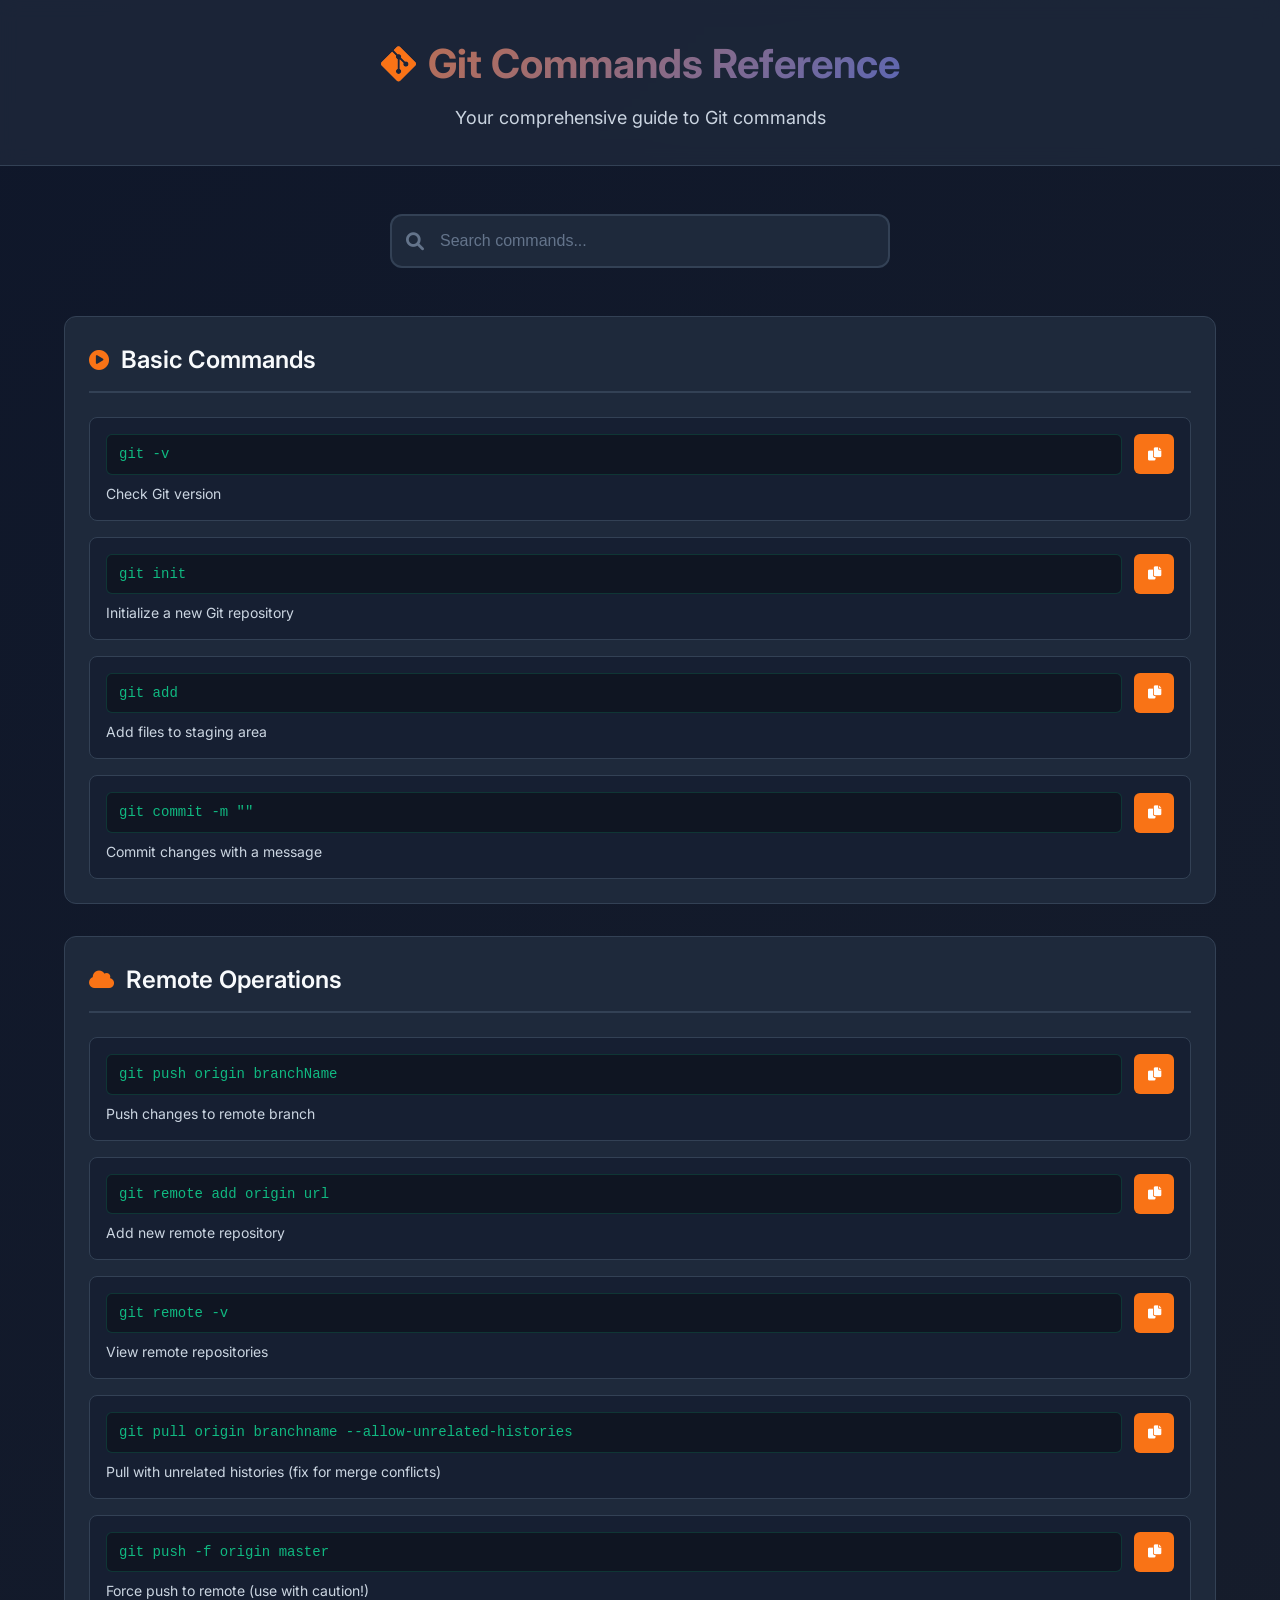
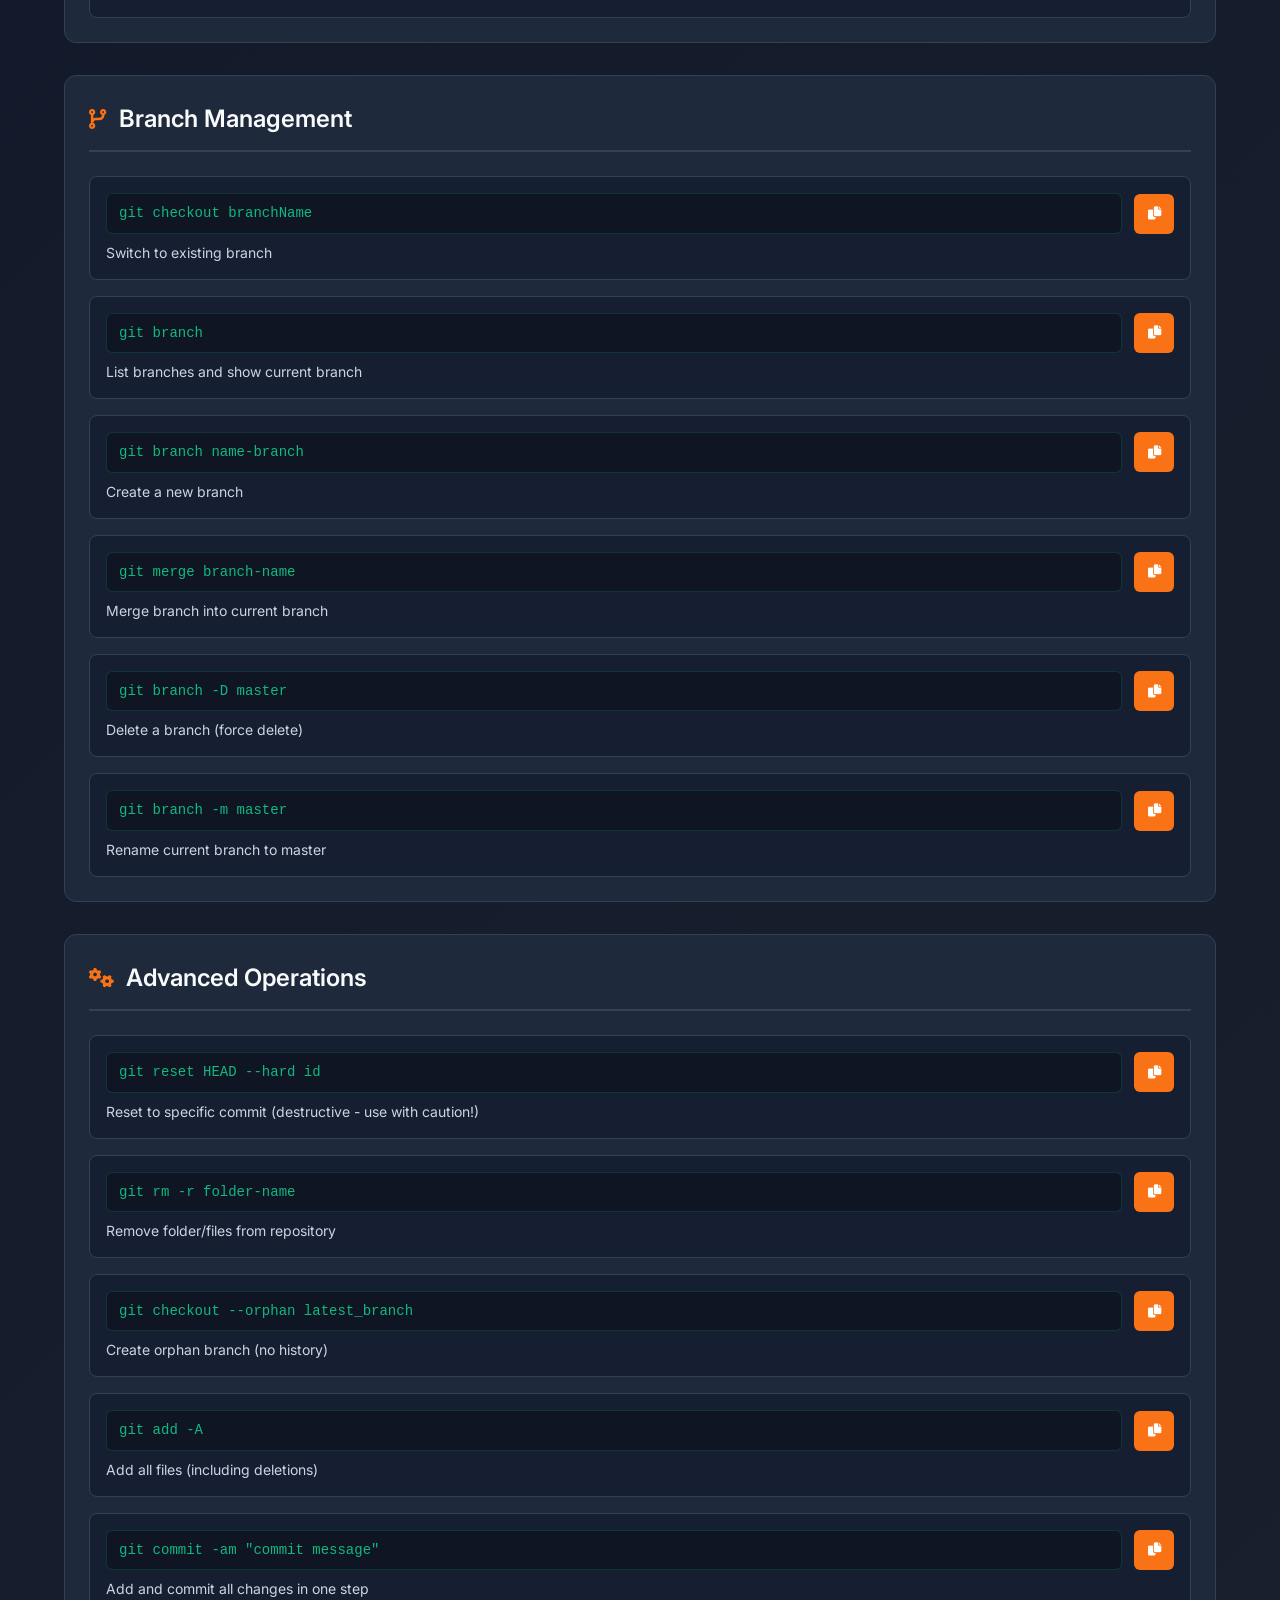
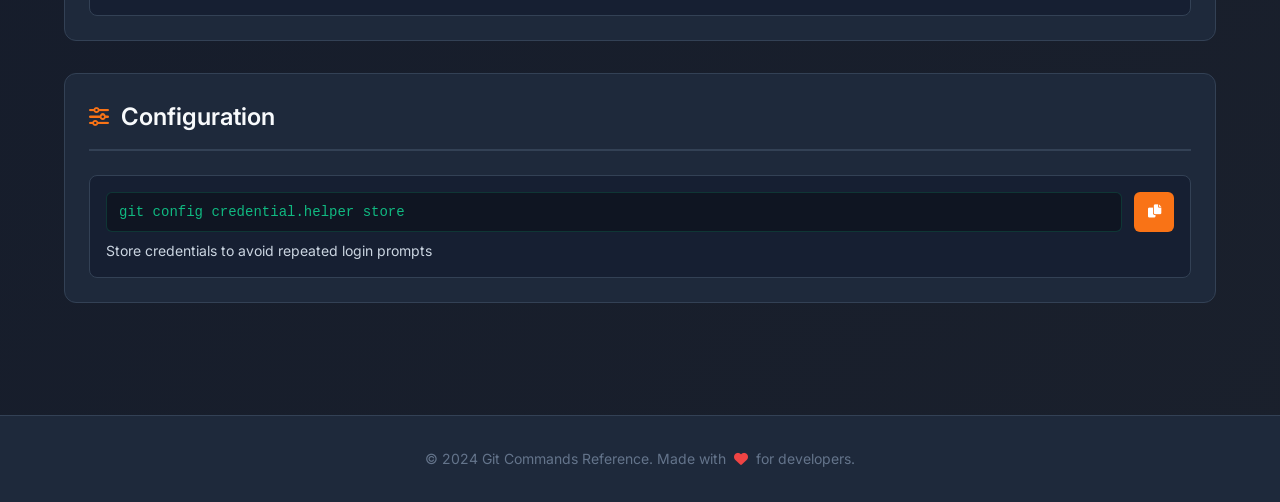
<file: index.html>
<!DOCTYPE html>
<html lang="en">
<head>
    <meta charset="UTF-8">
    <meta name="viewport" content="width=device-width, initial-scale=1.0">
    <title>Git Commands Reference</title>
    <link rel="stylesheet" href="styles.css">
    <link href="https://fonts.googleapis.com/css2?family=Inter:wght@300;400;500;600;700&display=swap" rel="stylesheet">
    <link rel="stylesheet" href="https://cdnjs.cloudflare.com/ajax/libs/font-awesome/6.0.0/css/all.min.css">
</head>
<body>
    <header class="header">
        <div class="container">
            <div class="header-content">
                <h1 class="title">
                    <i class="fab fa-git-alt"></i>
                    Git Commands Reference
                </h1>
                <p class="subtitle">Your comprehensive guide to Git commands</p>
            </div>
        </div>
    </header>

    <main class="main">
        <div class="container">
            <div class="search-section">
                <div class="search-box">
                    <i class="fas fa-search"></i>
                    <input type="text" id="searchInput" placeholder="Search commands..." autocomplete="off">
                </div>
            </div>

            <div class="commands-grid">
                <section class="command-category" data-category="basic">
                    <h2 class="category-title">
                        <i class="fas fa-play-circle"></i>
                        Basic Commands
                    </h2>
                    <div class="commands-list">
                        <div class="command-item" data-search="version check git">
                            <div class="command-header">
                                <code class="command">git -v</code>
                                <button class="copy-btn" onclick="copyToClipboard('git -v')">
                                    <i class="fas fa-copy"></i>
                                </button>
                            </div>
                            <p class="command-description">Check Git version</p>
                        </div>

                        <div class="command-item" data-search="initialize repository init">
                            <div class="command-header">
                                <code class="command">git init</code>
                                <button class="copy-btn" onclick="copyToClipboard('git init')">
                                    <i class="fas fa-copy"></i>
                                </button>
                            </div>
                            <p class="command-description">Initialize a new Git repository</p>
                        </div>

                        <div class="command-item" data-search="add files staging">
                            <div class="command-header">
                                <code class="command">git add</code>
                                <button class="copy-btn" onclick="copyToClipboard('git add')">
                                    <i class="fas fa-copy"></i>
                                </button>
                            </div>
                            <p class="command-description">Add files to staging area</p>
                        </div>

                        <div class="command-item" data-search="commit save changes">
                            <div class="command-header">
                                <code class="command">git commit -m ""</code>
                                <button class="copy-btn" onclick="copyToClipboard('git commit -m \"\"')">
                                    <i class="fas fa-copy"></i>
                                </button>
                            </div>
                            <p class="command-description">Commit changes with a message</p>
                        </div>
                    </div>
                </section>

                <section class="command-category" data-category="remote">
                    <h2 class="category-title">
                        <i class="fas fa-cloud"></i>
                        Remote Operations
                    </h2>
                    <div class="commands-list">
                        <div class="command-item" data-search="push upload origin">
                            <div class="command-header">
                                <code class="command">git push origin branchName</code>
                                <button class="copy-btn" onclick="copyToClipboard('git push origin branchName')">
                                    <i class="fas fa-copy"></i>
                                </button>
                            </div>
                            <p class="command-description">Push changes to remote branch</p>
                        </div>

                        <div class="command-item" data-search="add remote repository url">
                            <div class="command-header">
                                <code class="command">git remote add origin url</code>
                                <button class="copy-btn" onclick="copyToClipboard('git remote add origin url')">
                                    <i class="fas fa-copy"></i>
                                </button>
                            </div>
                            <p class="command-description">Add new remote repository</p>
                        </div>

                        <div class="command-item" data-search="view remotes list">
                            <div class="command-header">
                                <code class="command">git remote -v</code>
                                <button class="copy-btn" onclick="copyToClipboard('git remote -v')">
                                    <i class="fas fa-copy"></i>
                                </button>
                            </div>
                            <p class="command-description">View remote repositories</p>
                        </div>

                        <div class="command-item" data-search="pull merge unrelated histories">
                            <div class="command-header">
                                <code class="command">git pull origin branchname --allow-unrelated-histories</code>
                                <button class="copy-btn" onclick="copyToClipboard('git pull origin branchname --allow-unrelated-histories')">
                                    <i class="fas fa-copy"></i>
                                </button>
                            </div>
                            <p class="command-description">Pull with unrelated histories (fix for merge conflicts)</p>
                        </div>

                        <div class="command-item" data-search="force push update">
                            <div class="command-header">
                                <code class="command">git push -f origin master</code>
                                <button class="copy-btn" onclick="copyToClipboard('git push -f origin master')">
                                    <i class="fas fa-copy"></i>
                                </button>
                            </div>
                            <p class="command-description">Force push to remote (use with caution!)</p>
                        </div>
                    </div>
                </section>

                <section class="command-category" data-category="branching">
                    <h2 class="category-title">
                        <i class="fas fa-code-branch"></i>
                        Branch Management
                    </h2>
                    <div class="commands-list">
                        <div class="command-item" data-search="checkout switch branch">
                            <div class="command-header">
                                <code class="command">git checkout branchName</code>
                                <button class="copy-btn" onclick="copyToClipboard('git checkout branchName')">
                                    <i class="fas fa-copy"></i>
                                </button>
                            </div>
                            <p class="command-description">Switch to existing branch</p>
                        </div>

                        <div class="command-item" data-search="list branches current">
                            <div class="command-header">
                                <code class="command">git branch</code>
                                <button class="copy-btn" onclick="copyToClipboard('git branch')">
                                    <i class="fas fa-copy"></i>
                                </button>
                            </div>
                            <p class="command-description">List branches and show current branch</p>
                        </div>

                        <div class="command-item" data-search="create new branch">
                            <div class="command-header">
                                <code class="command">git branch name-branch</code>
                                <button class="copy-btn" onclick="copyToClipboard('git branch name-branch')">
                                    <i class="fas fa-copy"></i>
                                </button>
                            </div>
                            <p class="command-description">Create a new branch</p>
                        </div>

                        <div class="command-item" data-search="merge branches combine">
                            <div class="command-header">
                                <code class="command">git merge branch-name</code>
                                <button class="copy-btn" onclick="copyToClipboard('git merge branch-name')">
                                    <i class="fas fa-copy"></i>
                                </button>
                            </div>
                            <p class="command-description">Merge branch into current branch</p>
                        </div>

                        <div class="command-item" data-search="delete branch remove">
                            <div class="command-header">
                                <code class="command">git branch -D master</code>
                                <button class="copy-btn" onclick="copyToClipboard('git branch -D master')">
                                    <i class="fas fa-copy"></i>
                                </button>
                            </div>
                            <p class="command-description">Delete a branch (force delete)</p>
                        </div>

                        <div class="command-item" data-search="rename branch">
                            <div class="command-header">
                                <code class="command">git branch -m master</code>
                                <button class="copy-btn" onclick="copyToClipboard('git branch -m master')">
                                    <i class="fas fa-copy"></i>
                                </button>
                            </div>
                            <p class="command-description">Rename current branch to master</p>
                        </div>
                    </div>
                </section>

                <section class="command-category" data-category="advanced">
                    <h2 class="category-title">
                        <i class="fas fa-cogs"></i>
                        Advanced Operations
                    </h2>
                    <div class="commands-list">
                        <div class="command-item" data-search="reset hard undo changes">
                            <div class="command-header">
                                <code class="command">git reset HEAD --hard id</code>
                                <button class="copy-btn" onclick="copyToClipboard('git reset HEAD --hard id')">
                                    <i class="fas fa-copy"></i>
                                </button>
                            </div>
                            <p class="command-description">Reset to specific commit (destructive - use with caution!)</p>
                        </div>

                        <div class="command-item" data-search="remove files delete">
                            <div class="command-header">
                                <code class="command">git rm -r folder-name</code>
                                <button class="copy-btn" onclick="copyToClipboard('git rm -r folder-name')">
                                    <i class="fas fa-copy"></i>
                                </button>
                            </div>
                            <p class="command-description">Remove folder/files from repository</p>
                        </div>

                        <div class="command-item" data-search="orphan branch history clean">
                            <div class="command-header">
                                <code class="command">git checkout --orphan latest_branch</code>
                                <button class="copy-btn" onclick="copyToClipboard('git checkout --orphan latest_branch')">
                                    <i class="fas fa-copy"></i>
                                </button>
                            </div>
                            <p class="command-description">Create orphan branch (no history)</p>
                        </div>

                        <div class="command-item" data-search="add all files staging">
                            <div class="command-header">
                                <code class="command">git add -A</code>
                                <button class="copy-btn" onclick="copyToClipboard('git add -A')">
                                    <i class="fas fa-copy"></i>
                                </button>
                            </div>
                            <p class="command-description">Add all files (including deletions)</p>
                        </div>

                        <div class="command-item" data-search="commit all changes">
                            <div class="command-header">
                                <code class="command">git commit -am "commit message"</code>
                                <button class="copy-btn" onclick="copyToClipboard('git commit -am \"commit message\"')">
                                    <i class="fas fa-copy"></i>
                                </button>
                            </div>
                            <p class="command-description">Add and commit all changes in one step</p>
                        </div>
                    </div>
                </section>

                <section class="command-category" data-category="config">
                    <h2 class="category-title">
                        <i class="fas fa-sliders-h"></i>
                        Configuration
                    </h2>
                    <div class="commands-list">
                        <div class="command-item" data-search="credentials store password">
                            <div class="command-header">
                                <code class="command">git config credential.helper store</code>
                                <button class="copy-btn" onclick="copyToClipboard('git config credential.helper store')">
                                    <i class="fas fa-copy"></i>
                                </button>
                            </div>
                            <p class="command-description">Store credentials to avoid repeated login prompts</p>
                        </div>
                    </div>
                </section>
            </div>
        </div>
    </main>

    <footer class="footer">
        <div class="container">
            <p>&copy; 2024 Git Commands Reference. Made with <i class="fas fa-heart"></i> for developers.</p>
        </div>
    </footer>

    <script src="script.js"></script>
</body>
</html>
</file>
<file: styles.css>
/* Reset and base styles */
* {
    margin: 0;
    padding: 0;
    box-sizing: border-box;
}

:root {
    --primary-color: #f97316;
    --secondary-color: #1f2937;
    --bg-color: #0f172a;
    --surface-color: #1e293b;
    --text-primary: #f8fafc;
    --text-secondary: #cbd5e1;
    --text-muted: #64748b;
    --border-color: #334155;
    --hover-color: #2563eb;
    --success-color: #10b981;
    --warning-color: #f59e0b;
    --danger-color: #ef4444;
    --shadow: 0 4px 6px -1px rgba(0, 0, 0, 0.1), 0 2px 4px -1px rgba(0, 0, 0, 0.06);
    --shadow-lg: 0 10px 15px -3px rgba(0, 0, 0, 0.1), 0 4px 6px -2px rgba(0, 0, 0, 0.05);
    --border-radius: 12px;
    --transition: all 0.3s cubic-bezier(0.4, 0, 0.2, 1);
}

body {
    font-family: 'Inter', -apple-system, BlinkMacSystemFont, 'Segoe UI', Roboto, sans-serif;
    background: linear-gradient(135deg, var(--bg-color) 0%, #1a202c 100%);
    color: var(--text-primary);
    line-height: 1.6;
    min-height: 100vh;
}

.container {
    max-width: 1200px;
    margin: 0 auto;
    padding: 0 1.5rem;
}

/* Header */
.header {
    background: rgba(30, 41, 59, 0.8);
    backdrop-filter: blur(10px);
    border-bottom: 1px solid var(--border-color);
    padding: 2rem 0;
    position: sticky;
    top: 0;
    z-index: 100;
}

.header-content {
    text-align: center;
}

.title {
    font-size: 2.5rem;
    font-weight: 700;
    margin-bottom: 0.5rem;
    background: linear-gradient(135deg, var(--primary-color), var(--hover-color));
    -webkit-background-clip: text;
    -webkit-text-fill-color: transparent;
    background-clip: text;
    display: flex;
    align-items: center;
    justify-content: center;
    gap: 0.75rem;
}

.title i {
    color: var(--primary-color);
    -webkit-text-fill-color: var(--primary-color);
}

.subtitle {
    color: var(--text-secondary);
    font-size: 1.125rem;
    font-weight: 400;
}

/* Main content */
.main {
    padding: 3rem 0;
}

/* Search section */
.search-section {
    margin-bottom: 3rem;
}

.search-box {
    position: relative;
    max-width: 500px;
    margin: 0 auto;
}

.search-box i {
    position: absolute;
    left: 1rem;
    top: 50%;
    transform: translateY(-50%);
    color: var(--text-muted);
    font-size: 1.125rem;
}

#searchInput {
    width: 100%;
    padding: 1rem 1rem 1rem 3rem;
    background: var(--surface-color);
    border: 2px solid var(--border-color);
    border-radius: var(--border-radius);
    color: var(--text-primary);
    font-size: 1rem;
    transition: var(--transition);
}

#searchInput:focus {
    outline: none;
    border-color: var(--primary-color);
    box-shadow: 0 0 0 3px rgba(249, 115, 22, 0.1);
}

#searchInput::placeholder {
    color: var(--text-muted);
}

/* Commands grid */
.commands-grid {
    display: grid;
    gap: 2rem;
}

.command-category {
    background: var(--surface-color);
    border: 1px solid var(--border-color);
    border-radius: var(--border-radius);
    padding: 1.5rem;
    transition: var(--transition);
}

.command-category:hover {
    transform: translateY(-2px);
    box-shadow: var(--shadow-lg);
    border-color: var(--primary-color);
}

.category-title {
    font-size: 1.5rem;
    font-weight: 600;
    margin-bottom: 1.5rem;
    color: var(--text-primary);
    display: flex;
    align-items: center;
    gap: 0.75rem;
    padding-bottom: 0.75rem;
    border-bottom: 2px solid var(--border-color);
}

.category-title i {
    color: var(--primary-color);
    font-size: 1.25rem;
}

.commands-list {
    display: grid;
    gap: 1rem;
}

.command-item {
    background: rgba(15, 23, 42, 0.5);
    border: 1px solid var(--border-color);
    border-radius: 8px;
    padding: 1rem;
    transition: var(--transition);
}

.command-item:hover {
    background: rgba(37, 99, 235, 0.1);
    border-color: var(--hover-color);
    transform: translateX(4px);
}

.command-header {
    display: flex;
    align-items: center;
    justify-content: space-between;
    margin-bottom: 0.5rem;
}

.command {
    background: rgba(0, 0, 0, 0.3);
    color: var(--success-color);
    padding: 0.5rem 0.75rem;
    border-radius: 6px;
    font-family: 'Monaco', 'Menlo', 'Ubuntu Mono', monospace;
    font-size: 0.875rem;
    font-weight: 500;
    border: 1px solid rgba(16, 185, 129, 0.2);
    flex-grow: 1;
    margin-right: 0.75rem;
}

.copy-btn {
    background: var(--primary-color);
    color: white;
    border: none;
    border-radius: 6px;
    padding: 0.5rem;
    cursor: pointer;
    transition: var(--transition);
    display: flex;
    align-items: center;
    justify-content: center;
    min-width: 2.5rem;
    height: 2.5rem;
}

.copy-btn:hover {
    background: #ea580c;
    transform: scale(1.05);
}

.copy-btn:active {
    transform: scale(0.95);
}

.command-description {
    color: var(--text-secondary);
    font-size: 0.875rem;
    line-height: 1.5;
}

/* Footer */
.footer {
    background: var(--surface-color);
    border-top: 1px solid var(--border-color);
    padding: 2rem 0;
    text-align: center;
    margin-top: 4rem;
}

.footer p {
    color: var(--text-muted);
    font-size: 0.875rem;
}

.footer i {
    color: var(--danger-color);
    margin: 0 0.25rem;
}

/* Search functionality */
.command-item.hidden {
    display: none;
}

.command-category.empty {
    display: none;
}

/* Responsive design */
@media (max-width: 768px) {
    .container {
        padding: 0 1rem;
    }
    
    .title {
        font-size: 2rem;
        flex-direction: column;
        gap: 0.5rem;
    }
    
    .subtitle {
        font-size: 1rem;
    }
    
    .command-header {
        flex-direction: column;
        align-items: stretch;
        gap: 0.75rem;
    }
    
    .command {
        margin-right: 0;
        text-align: center;
    }
    
    .copy-btn {
        align-self: center;
        width: fit-content;
        padding: 0.5rem 1rem;
    }
    
    .main {
        padding: 2rem 0;
    }
    
    .command-category {
        padding: 1rem;
    }
}

@media (max-width: 480px) {
    .title {
        font-size: 1.75rem;
    }
    
    .command {
        font-size: 0.75rem;
        padding: 0.4rem 0.6rem;
    }
    
    .command-item {
        padding: 0.75rem;
    }
    
    .category-title {
        font-size: 1.25rem;
    }
}

/* Animation for copy feedback */
@keyframes copySuccess {
    0% { transform: scale(1); }
    50% { transform: scale(1.1); background-color: var(--success-color); }
    100% { transform: scale(1); }
}

.copy-btn.copied {
    animation: copySuccess 0.3s ease-in-out;
}

/* Scrollbar styling */
::-webkit-scrollbar {
    width: 8px;
}

::-webkit-scrollbar-track {
    background: var(--bg-color);
}

::-webkit-scrollbar-thumb {
    background: var(--border-color);
    border-radius: 4px;
}

::-webkit-scrollbar-thumb:hover {
    background: var(--text-muted);
}

/* Search highlighting */
mark {
    background: rgba(249, 115, 22, 0.3);
    color: var(--text-primary);
    padding: 0.1em 0.2em;
    border-radius: 3px;
}

.search-box.focused {
    transform: scale(1.02);
}

/* Focus styles for accessibility */
.copy-btn:focus,
#searchInput:focus {
    outline: 2px solid var(--primary-color);
    outline-offset: 2px;
}

/* Print styles */
@media print {
    .header {
        position: static;
        background: white;
        color: black;
    }
    
    .search-section {
        display: none;
    }
    
    .copy-btn {
        display: none;
    }
    
    .command-category {
        break-inside: avoid;
        page-break-inside: avoid;
    }
}
</file>
